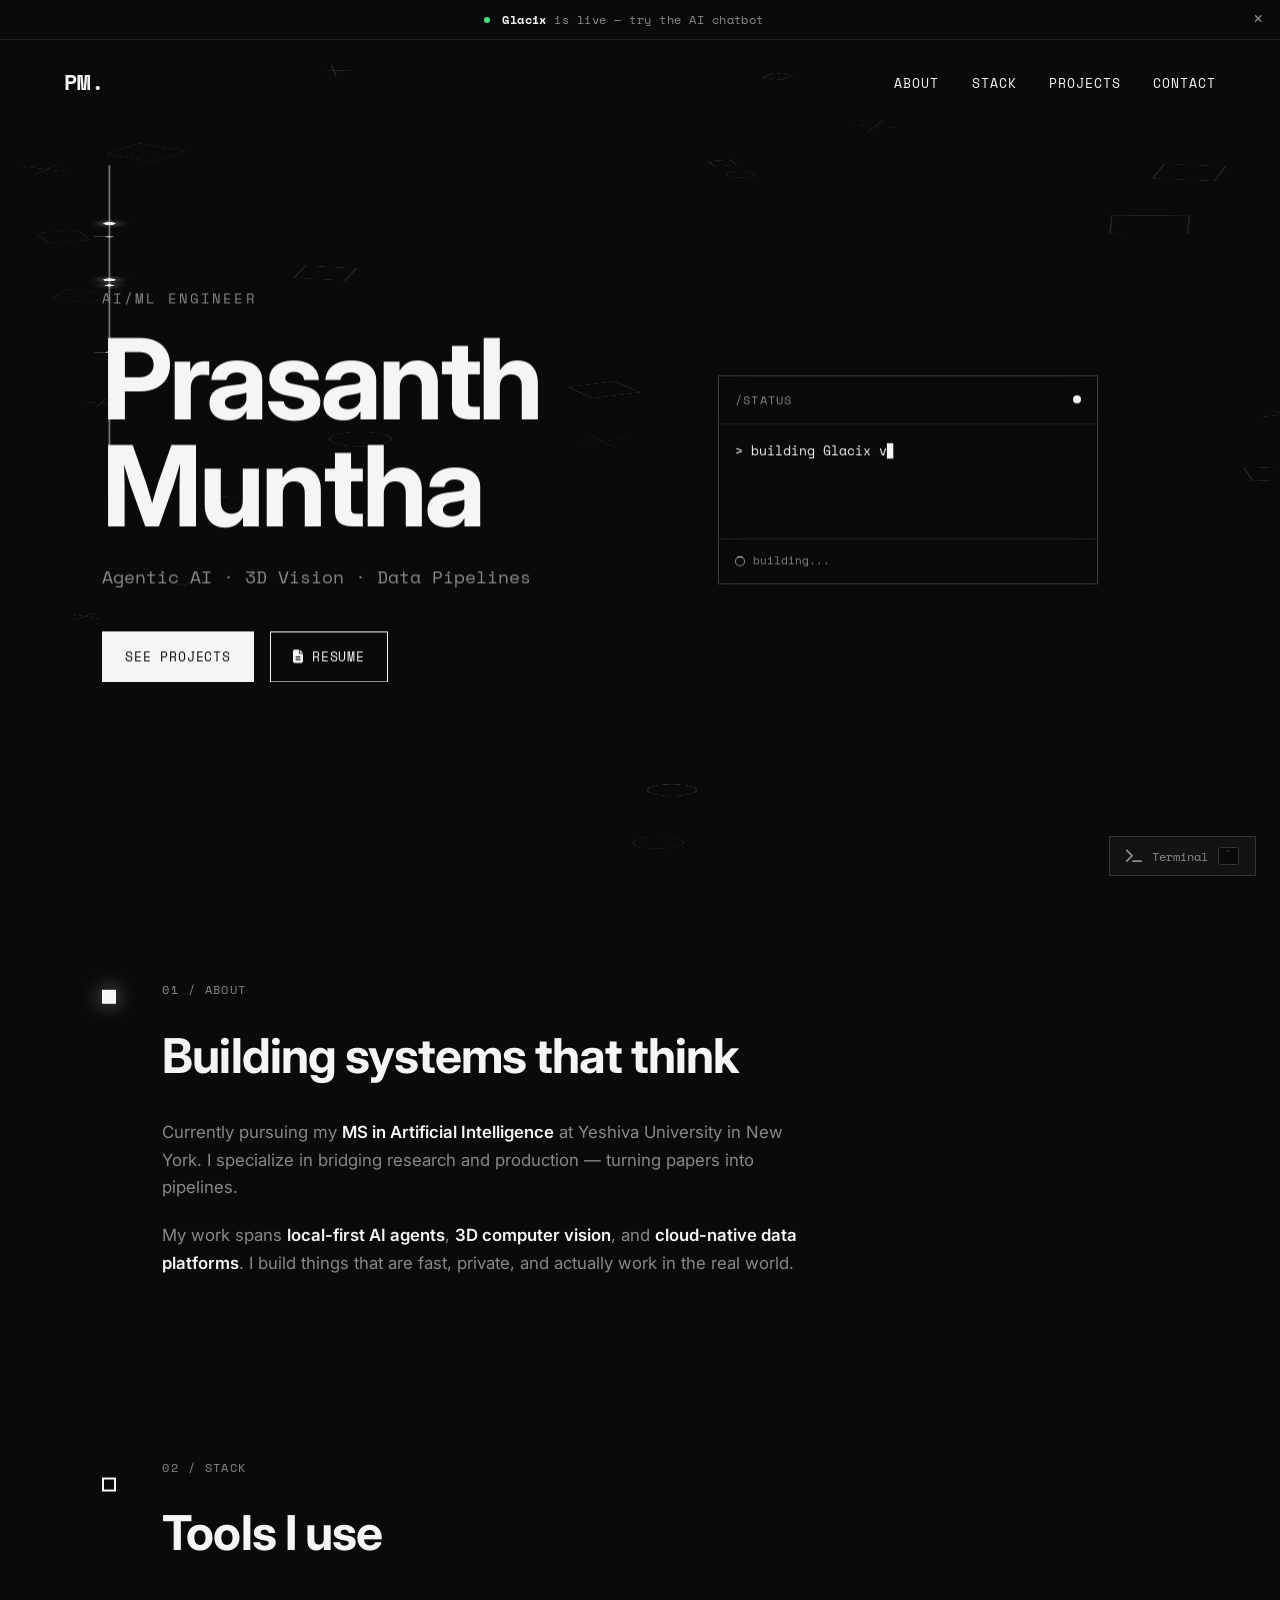
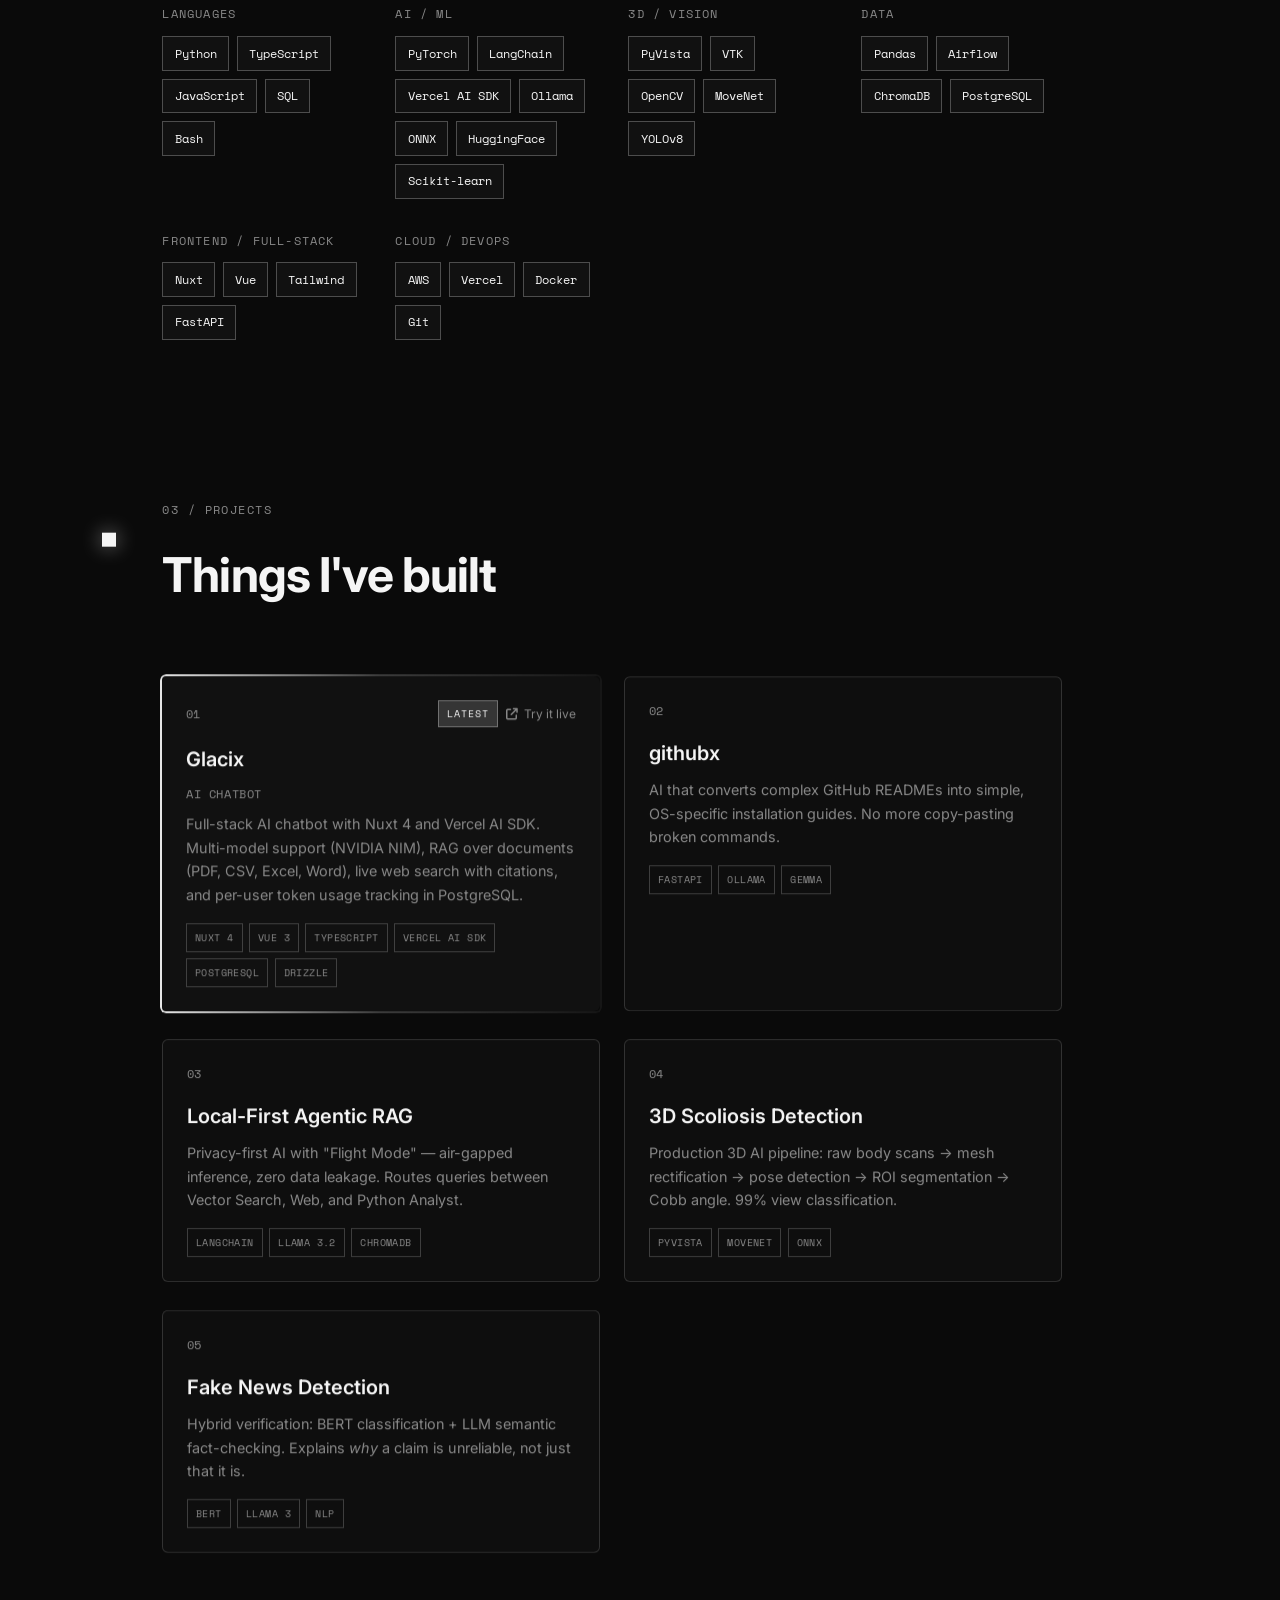
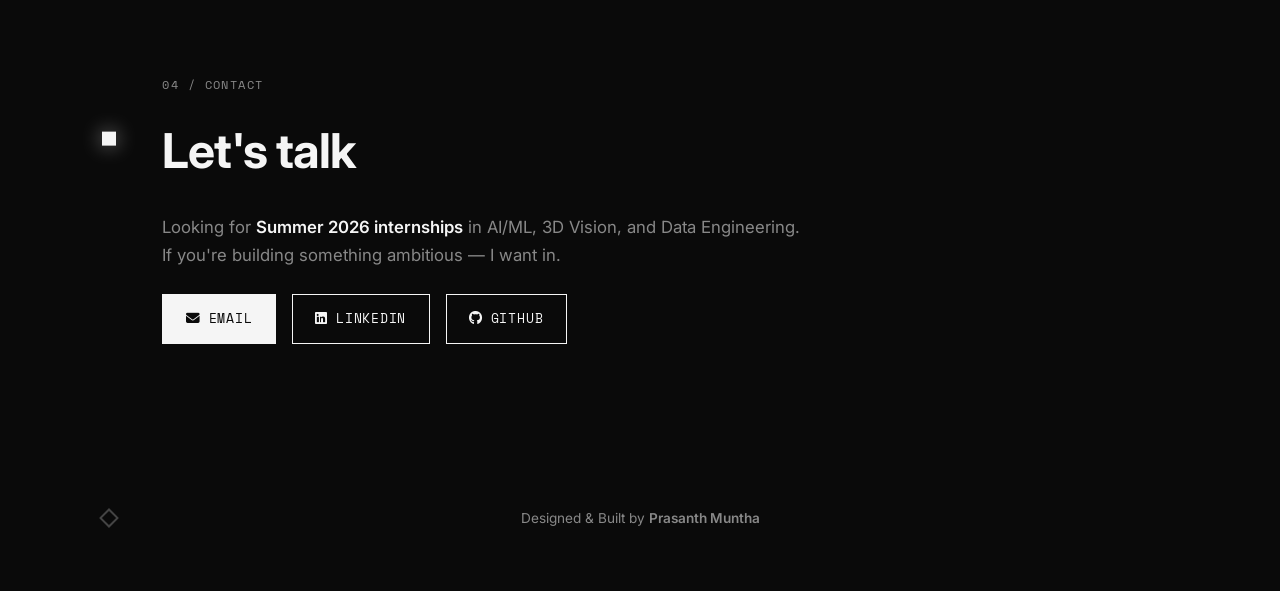
<file: index.html>
<!DOCTYPE html>
<html lang="en">
<head>
    <meta charset="UTF-8">
    <meta name="viewport" content="width=device-width, initial-scale=1.0">
    <title>Prasanth Muntha | AI/ML Engineer</title>
    <meta name="description" content="AI/ML Engineer building Agentic AI, 3D Vision Pipelines, and Scalable Data Systems.">
    <link rel="icon" type="image/svg+xml" href="favicon.svg">
    <link rel="apple-touch-icon" href="favicon.svg">
    
    <link rel="preconnect" href="https://fonts.googleapis.com">
    <link rel="preconnect" href="https://fonts.gstatic.com" crossorigin>
    <link href="https://fonts.googleapis.com/css2?family=Space+Mono:wght@400;700&family=Inter:wght@300;400;500;600;700&family=Libre+Baskerville:ital,wght@0,400;0,700;1,400&display=swap" rel="stylesheet">
    <link rel="stylesheet" href="https://cdnjs.cloudflare.com/ajax/libs/font-awesome/6.4.0/css/all.min.css">
    <link rel="stylesheet" href="style.css">
</head>
<body>
    <!-- Top announcement: Glacix live (shows every visit) -->
    <div id="glacix-bar" class="glacix-bar glacix-bar-v2">
        <span class="glacix-bar-dot"></span>
        <a href="https://glacix.prasanthdev.com" target="_blank" rel="noopener" class="glacix-bar-link">
            <strong>Glacix</strong> is live — try the AI chatbot
        </a>
        <button type="button" id="glacix-bar-close" class="glacix-bar-close" aria-label="Dismiss">
            <i class="fas fa-times"></i>
        </button>
    </div>

    <!-- Loading Screen -->
    <div id="loader" class="loader">
        <div class="loader-content">
            <div class="loader-logo">PM<span class="loader-dot">.</span></div>
            <div class="loader-terminal">
                <div class="loader-line" id="load-1"></div>
                <div class="loader-line" id="load-2"></div>
                <div class="loader-line" id="load-3"></div>
                <div class="loader-line" id="load-4"></div>
            </div>
            <div class="loader-bar">
                <div class="loader-progress"></div>
            </div>
        </div>
    </div>

    <!-- Scroll Progress Indicator -->
    <div id="scroll-progress" class="scroll-progress"></div>

    <!-- Custom Cursor -->
    <div id="cursor" class="custom-cursor"></div>
    <div id="cursor-trail" class="cursor-trail"></div>

    <!-- Circuit Line Canvas -->
    <canvas id="circuit-canvas" aria-hidden="true"></canvas>

    <!-- Terminal Mode -->
    <div id="terminal-overlay" class="terminal-overlay" aria-hidden="true">
        <div class="terminal-window">
            <div class="terminal-header">
                <div class="terminal-buttons">
                    <span class="term-btn close"></span>
                    <span class="term-btn minimize"></span>
                    <span class="term-btn maximize"></span>
                </div>
                <span class="terminal-title">visitor@prasanth.dev</span>
                <span class="terminal-hint">ESC to close</span>
            </div>
            <div class="terminal-body" id="terminal-body">
                <div class="terminal-output" id="terminal-output"></div>
                <div class="terminal-input-line">
                    <span class="terminal-prompt">visitor@prasanth.dev ~ $</span>
                    <input type="text" id="terminal-input" class="terminal-input" autocomplete="off" spellcheck="false" autofocus>
                </div>
            </div>
        </div>
    </div>

    <!-- Resume Modal -->
    <div id="resume-modal" class="modal" aria-hidden="true">
        <div class="modal-backdrop"></div>
        <div class="modal-container">
            <div class="modal-header">
                <div class="modal-title">
                    <i class="fas fa-file-pdf"></i>
                    <span>resumee.pdf</span>
                </div>
                <div class="modal-actions">
                    <a href="resumee.pdf" download class="modal-btn">
                        <i class="fas fa-download"></i> Download
                    </a>
                    <a href="resumee.pdf" target="_blank" class="modal-btn outline">
                        <i class="fas fa-external-link-alt"></i> Open
                    </a>
                    <button id="close-modal" class="modal-btn ghost">
                        <i class="fas fa-times"></i>
                    </button>
                </div>
            </div>
            <div class="modal-body">
                <!-- Compile Animation Overlay -->
                <div class="compile-overlay" id="compile-overlay">
                    <div class="compile-terminal">
                        <div class="terminal-line" id="term-1"></div>
                        <div class="terminal-line" id="term-2"></div>
                        <div class="terminal-line" id="term-3"></div>
                        <div class="terminal-line" id="term-4"></div>
                        <div class="terminal-line active" id="term-5"></div>
                    </div>
                </div>
                <!-- PDF Viewer -->
                <iframe src="resumee.pdf" id="pdf-viewer" title="Resume PDF"></iframe>
            </div>
        </div>
    </div>

    <!-- Glacix Try-it Popup -->
    <div id="glacix-popup" class="glacix-popup" aria-hidden="true">
        <div class="glacix-popup-backdrop"></div>
        <div class="glacix-popup-card">
            <button type="button" id="glacix-popup-close" class="glacix-popup-close" aria-label="Close">
                <i class="fas fa-times"></i>
            </button>
            <div class="glacix-popup-glow"></div>
            <div class="glacix-popup-content">
                <span class="glacix-popup-badge">Latest</span>
                <h3 class="glacix-popup-title">Glacix</h3>
                <p class="glacix-popup-desc">Full-stack AI chatbot — multi-model, RAG, web search & citations. Try it live.</p>
                <a href="https://glacix.prasanthdev.com" target="_blank" rel="noopener" class="btn glacix-popup-cta">
                    <i class="fas fa-arrow-up-right-from-square"></i> Try Glacix
                </a>
                <button type="button" class="glacix-popup-dismiss">Maybe later</button>
            </div>
        </div>
    </div>

    <!-- Back to top -->
    <a href="#home" id="back-to-top" class="back-to-top" aria-label="Back to top">
        <i class="fas fa-chevron-up"></i>
    </a>

    <!-- Navigation -->
    <nav>
        <a href="#home" class="logo">PM<span class="dot">.</span></a>
        <ul class="nav-links">
            <li><a href="#about">About</a></li>
            <li><a href="#stack">Stack</a></li>
            <li><a href="#projects">Projects</a></li>
            <li><a href="#contact">Contact</a></li>
        </ul>
    </nav>

    <!-- Hero Section -->
    <header id="home">
        <div class="hero-left">
            <p class="label">AI/ML Engineer</p>
            <h1>Prasanth<br/>Muntha</h1>
            <p class="tagline">
                Agentic AI · 3D Vision · Data Pipelines
            </p>
            <div class="hero-cta">
                <a href="#projects" class="btn">See Projects</a>
                <button id="open-resume" class="btn outline">
                    <i class="fas fa-file-alt"></i> Resume
                </button>
            </div>
        </div>

        <div class="hero-right">
            <div class="status-panel">
                <div class="panel-header">
                    <span class="mono">/status</span>
                    <span class="blink-dot"></span>
                </div>
                <div class="panel-content">
                    <div class="typing-line" id="typing-1"></div>
                    <div class="typing-line" id="typing-2"></div>
                    <div class="typing-line" id="typing-3"></div>
                </div>
                <div class="panel-footer">
                    <span class="in-works">
                        <span class="spinner"></span>
                        <span>building...</span>
                    </span>
                </div>
            </div>
        </div>
    </header>

    <main>
        <!-- About -->
        <section id="about">
            <div class="section-node" data-node="about"></div>
            <div class="section-content">
                <span class="section-label">01 / About</span>
                <h2>Building systems that think</h2>
                <p>
                    Currently pursuing my <strong>MS in Artificial Intelligence</strong> at Yeshiva University in New York.
                    I specialize in bridging research and production — turning papers into pipelines.
                </p>
                <p>
                    My work spans <strong>local-first AI agents</strong>, <strong>3D computer vision</strong>, and <strong>cloud-native data platforms</strong>.
                    I build things that are fast, private, and actually work in the real world.
                </p>
            </div>
        </section>

        <!-- Tech Stack -->
        <section id="stack">
            <div class="section-node" data-node="stack"></div>
            <div class="section-content">
                <span class="section-label">02 / Stack</span>
                <h2>Tools I use</h2>
                
                <div class="stack-grid">
                    <div class="stack-category">
                        <h4>Languages</h4>
                        <div class="stack-items">
                            <span>Python</span>
                            <span>TypeScript</span>
                            <span>JavaScript</span>
                            <span>SQL</span>
                            <span>Bash</span>
                        </div>
                    </div>
                    
                    <div class="stack-category">
                        <h4>AI / ML</h4>
                        <div class="stack-items">
                            <span>PyTorch</span>
                            <span>LangChain</span>
                            <span>Vercel AI SDK</span>
                            <span>Ollama</span>
                            <span>ONNX</span>
                            <span>HuggingFace</span>
                            <span>Scikit-learn</span>
                        </div>
                    </div>
                    
                    <div class="stack-category">
                        <h4>3D / Vision</h4>
                        <div class="stack-items">
                            <span>PyVista</span>
                            <span>VTK</span>
                            <span>OpenCV</span>
                            <span>MoveNet</span>
                            <span>YOLOv8</span>
                        </div>
                    </div>
                    
                    <div class="stack-category">
                        <h4>Data</h4>
                        <div class="stack-items">
                            <span>Pandas</span>
                            <span>Airflow</span>
                            <span>ChromaDB</span>
                            <span>PostgreSQL</span>
                        </div>
                    </div>
                    
                    <div class="stack-category">
                        <h4>Frontend / Full-stack</h4>
                        <div class="stack-items">
                            <span>Nuxt</span>
                            <span>Vue</span>
                            <span>Tailwind</span>
                            <span>FastAPI</span>
                        </div>
                    </div>
                    
                    <div class="stack-category">
                        <h4>Cloud / DevOps</h4>
                        <div class="stack-items">
                            <span>AWS</span>
                            <span>Vercel</span>
                            <span>Docker</span>
                            <span>Git</span>
                        </div>
                    </div>
                </div>
            </div>
        </section>

        <!-- Projects -->
        <section id="projects">
            <div class="section-node" data-node="projects"></div>
            <div class="section-content">
                <span class="section-label">03 / Projects</span>
                <h2>Things I've built</h2>

                <div class="projects-grid">
                    <article class="project-card project-card-featured">
                        <a href="https://glacix.prasanthdev.com" target="_blank" rel="noopener" class="project-card-link" aria-label="Try Glacix (live app)">
                            <div class="project-header">
                                <span class="project-num">01</span>
                                <span class="project-badge">Latest</span>
                                <span class="project-link">
                                    <i class="fas fa-arrow-up-right-from-square"></i> Try it live
                                </span>
                            </div>
                            <h3>Glacix</h3>
                            <p class="project-sub">AI Chatbot</p>
                            <p class="project-desc">Full-stack AI chatbot with Nuxt 4 and Vercel AI SDK. Multi-model support (NVIDIA NIM), RAG over documents (PDF, CSV, Excel, Word), live web search with citations, and per-user token usage tracking in PostgreSQL.</p>
                            <div class="project-stack">
                                <span>Nuxt 4</span>
                                <span>Vue 3</span>
                                <span>TypeScript</span>
                                <span>Vercel AI SDK</span>
                                <span>PostgreSQL</span>
                                <span>Drizzle</span>
                            </div>
                        </a>
                    </article>

                    <article class="project-card">
                        <div class="project-header">
                            <span class="project-num">02</span>
                        </div>
                        <h3>githubx</h3>
                        <p class="project-desc">AI that converts complex GitHub READMEs into simple, OS-specific installation guides. No more copy-pasting broken commands.</p>
                        <div class="project-stack">
                            <span>FastAPI</span>
                            <span>Ollama</span>
                            <span>Gemma</span>
                        </div>
                    </article>

                    <article class="project-card">
                        <div class="project-header">
                            <span class="project-num">03</span>
                        </div>
                        <h3>Local-First Agentic RAG</h3>
                        <p class="project-desc">Privacy-first AI with "Flight Mode" — air-gapped inference, zero data leakage. Routes queries between Vector Search, Web, and Python Analyst.</p>
                        <div class="project-stack">
                            <span>LangChain</span>
                            <span>Llama 3.2</span>
                            <span>ChromaDB</span>
                        </div>
                    </article>

                    <article class="project-card">
                        <div class="project-header">
                            <span class="project-num">04</span>
                        </div>
                        <h3>3D Scoliosis Detection</h3>
                        <p class="project-desc">Production 3D AI pipeline: raw body scans → mesh rectification → pose detection → ROI segmentation → Cobb angle. 99% view classification.</p>
                        <div class="project-stack">
                            <span>PyVista</span>
                            <span>MoveNet</span>
                            <span>ONNX</span>
                        </div>
                    </article>

                    <article class="project-card">
                        <div class="project-header">
                            <span class="project-num">05</span>
                        </div>
                        <h3>Fake News Detection</h3>
                        <p class="project-desc">Hybrid verification: BERT classification + LLM semantic fact-checking. Explains <em>why</em> a claim is unreliable, not just that it is.</p>
                        <div class="project-stack">
                            <span>BERT</span>
                            <span>Llama 3</span>
                            <span>NLP</span>
                        </div>
                    </article>
                </div>
            </div>
        </section>

        <!-- Contact -->
        <section id="contact">
            <div class="section-node" data-node="contact"></div>
            <div class="section-content">
                <span class="section-label">04 / Contact</span>
                <h2>Let's talk</h2>
                <p>
                    Looking for <strong>Summer 2026 internships</strong> in AI/ML, 3D Vision, and Data Engineering.
                    If you're building something ambitious — I want in.
                </p>
                <div class="contact-links">
                    <a href="mailto:pmuntha@mail.yu.edu" class="btn">
                        <i class="fas fa-envelope"></i> Email
                    </a>
                    <a href="https://linkedin.com/in/prasanth-muntha-30b96623b/" target="_blank" class="btn outline">
                        <i class="fab fa-linkedin"></i> LinkedIn
                    </a>
                    <a href="https://github.com/prsanthx" target="_blank" class="btn outline">
                        <i class="fab fa-github"></i> GitHub
                    </a>
                </div>
            </div>
        </section>
    </main>

    <footer>
        <div class="footer-node" data-node="end"></div>
        <p>Designed & Built by <strong>Prasanth Muntha</strong></p>
    </footer>

    <script src="script.js"></script>
</body>
</html>
</file>
<file: style.css>
/* =========================================================
   Prasanth Muntha — Portfolio
   Black & White • Circuit Line • Geometric Motion
   ========================================================= */

:root {
  --black: #0a0a0a;
  --white: #f5f5f5;
  --gray: #888;
  --gray-dim: #444;
  --node-size: 14px;
}

/* ===== Reset ===== */
*, *::before, *::after {
  box-sizing: border-box;
}

html {
  scroll-behavior: smooth;
}

/* =========================================================
   TOP ANNOUNCEMENT BAR (Glacix)
   ========================================================= */

.glacix-bar {
  position: fixed;
  top: 0;
  left: 0;
  right: 0;
  height: 40px;
  background: var(--black);
  border-bottom: 1px solid rgba(255, 255, 255, 0.08);
  display: flex;
  align-items: center;
  justify-content: center;
  gap: 0.75rem;
  padding: 0 3rem 0 1rem;
  z-index: 99;
  font-family: 'Space Mono', monospace;
  font-size: 0.75rem;
  letter-spacing: 0.04em;
  transition: transform 0.3s ease, opacity 0.3s ease;
}

.glacix-bar.hidden {
  transform: translateY(-100%);
  opacity: 0;
  pointer-events: none;
}

/* V2: single link, live dot */
.glacix-bar-v2 .glacix-bar-dot {
  width: 6px;
  height: 6px;
  border-radius: 50%;
  background: #4ade80;
  flex-shrink: 0;
  animation: glacix-pulse 1.5s ease-in-out infinite;
}

@keyframes glacix-pulse {
  0%, 100% { opacity: 1; box-shadow: 0 0 0 0 rgba(74, 222, 128, 0.4); }
  50% { opacity: 0.8; }
  70% { box-shadow: 0 0 0 6px rgba(74, 222, 128, 0); }
}

.glacix-bar-link {
  color: var(--gray);
  text-decoration: none;
  transition: color 0.2s ease;
}

.glacix-bar-link:hover {
  color: var(--white);
}

.glacix-bar-link strong {
  color: var(--white);
  font-weight: 600;
}

.glacix-bar-close {
  position: absolute;
  right: 0.75rem;
  background: none;
  border: none;
  color: var(--gray);
  cursor: pointer;
  padding: 0.35rem;
  font-size: 0.7rem;
  transition: color 0.2s ease;
}

.glacix-bar-close:hover {
  color: var(--white);
}

/* When bar is visible, push nav down */
body:not(.glacix-bar-dismissed) nav {
  top: 40px;
}

body:not(.glacix-bar-dismissed) header {
  padding-top: calc(6rem + 40px);
}

body.glacix-bar-dismissed .glacix-bar {
  display: none;
}

/* =========================================================
   GLACIX POPUP
   ========================================================= */

.glacix-popup {
  position: fixed;
  inset: 0;
  z-index: 99998;
  display: flex;
  align-items: center;
  justify-content: center;
  padding: 1.5rem;
  opacity: 0;
  visibility: hidden;
  transition: opacity 0.35s ease, visibility 0.35s ease;
}

.glacix-popup.active {
  opacity: 1;
  visibility: visible;
}

.glacix-popup-backdrop {
  position: absolute;
  inset: 0;
  background: rgba(0, 0, 0, 0.85);
  backdrop-filter: blur(6px);
}

.glacix-popup-card {
  position: relative;
  width: 100%;
  max-width: 420px;
  background: #0d0d0d;
  border: 1px solid rgba(255, 255, 255, 0.2);
  border-radius: 12px;
  padding: 2rem;
  transform: scale(0.9) translateY(20px);
  transition: transform 0.35s cubic-bezier(0.2, 0.9, 0.3, 1);
  box-shadow: 0 25px 60px rgba(0, 0, 0, 0.5);
}

.glacix-popup.active .glacix-popup-card {
  transform: scale(1) translateY(0);
}

.glacix-popup-glow {
  position: absolute;
  inset: -2px;
  border-radius: 14px;
  background: linear-gradient(
    90deg,
    rgba(255, 255, 255, 0.4) 0%,
    rgba(255, 255, 255, 0.1) 50%,
    rgba(255, 255, 255, 0.4) 100%
  );
  background-size: 200% 100%;
  animation: borderFlow 5s linear infinite;
  -webkit-mask: linear-gradient(#fff 0 0) content-box, linear-gradient(#fff 0 0);
  mask: linear-gradient(#fff 0 0) content-box, linear-gradient(#fff 0 0);
  -webkit-mask-composite: xor;
  mask-composite: exclude;
  padding: 2px;
  pointer-events: none;
}

.glacix-popup-close {
  position: absolute;
  top: 1rem;
  right: 1rem;
  width: 36px;
  height: 36px;
  display: flex;
  align-items: center;
  justify-content: center;
  background: transparent;
  border: none;
  color: var(--gray);
  cursor: pointer;
  border-radius: 6px;
  transition: color 0.2s ease, background 0.2s ease;
  z-index: 2;
}

.glacix-popup-close:hover {
  color: var(--white);
  background: rgba(255, 255, 255, 0.1);
}

.glacix-popup-content {
  position: relative;
  z-index: 1;
}

.glacix-popup-badge {
  display: inline-block;
  font-family: 'Space Mono', monospace;
  font-size: 0.65rem;
  text-transform: uppercase;
  letter-spacing: 0.12em;
  padding: 0.3rem 0.6rem;
  background: rgba(255, 255, 255, 0.12);
  border: 1px solid rgba(255, 255, 255, 0.25);
  margin-bottom: 1rem;
}

.glacix-popup-title {
  font-size: 1.75rem;
  font-weight: 700;
  margin: 0 0 0.75rem;
  letter-spacing: -0.02em;
}

.glacix-popup-desc {
  font-size: 0.95rem;
  color: var(--gray);
  line-height: 1.5;
  margin: 0 0 1.5rem;
}

.glacix-popup-cta {
  display: inline-flex;
  align-items: center;
  gap: 0.5rem;
  width: 100%;
  justify-content: center;
  margin-bottom: 0.75rem;
}

.glacix-popup-dismiss {
  display: block;
  width: 100%;
  background: none;
  border: none;
  color: var(--gray);
  font-family: 'Space Mono', monospace;
  font-size: 0.75rem;
  cursor: pointer;
  padding: 0.5rem;
  transition: color 0.2s ease;
}

.glacix-popup-dismiss:hover {
  color: var(--white);
}

/* =========================================================
   LOADING SCREEN
   ========================================================= */

.loader {
  position: fixed;
  inset: 0;
  z-index: 99999;
  background: var(--black);
  display: flex;
  align-items: center;
  justify-content: center;
  transition: opacity 0.5s ease, visibility 0.5s ease;
}

.loader.hidden {
  opacity: 0;
  visibility: hidden;
}

.loader-content {
  text-align: center;
  width: 90%;
  max-width: 400px;
}

.loader-logo {
  font-family: 'Space Mono', monospace;
  font-size: 4rem;
  font-weight: 700;
  margin-bottom: 2rem;
  letter-spacing: 0.02em;
}

.loader-dot {
  display: inline-block;
  animation: loaderPulse 0.8s ease-in-out infinite;
}

@keyframes loaderPulse {
  0%, 100% { opacity: 1; }
  50% { opacity: 0.2; }
}

.loader-terminal {
  font-family: 'Space Mono', monospace;
  font-size: 0.8rem;
  text-align: left;
  margin-bottom: 2rem;
  min-height: 100px;
}

.loader-line {
  color: #4ade80;
  margin-bottom: 0.4rem;
  opacity: 0;
  transform: translateX(-10px);
  transition: opacity 0.3s ease, transform 0.3s ease;
}

.loader-line.show {
  opacity: 1;
  transform: translateX(0);
}

.loader-line.dim {
  color: var(--gray);
}

.loader-bar {
  width: 100%;
  height: 2px;
  background: rgba(255, 255, 255, 0.1);
  overflow: hidden;
}

.loader-progress {
  height: 100%;
  width: 0%;
  background: var(--white);
  transition: width 0.3s ease;
}

/* =========================================================
   SCROLL PROGRESS INDICATOR
   ========================================================= */

.scroll-progress {
  position: fixed;
  top: 0;
  left: 0;
  height: 2px;
  width: 0%;
  background: linear-gradient(90deg, var(--white) 0%, rgba(255,255,255,0.5) 100%);
  z-index: 9999;
  transition: width 0.1s ease-out;
  box-shadow: 0 0 10px rgba(255, 255, 255, 0.5);
}

/* =========================================================
   CUSTOM CURSOR
   ========================================================= */

.custom-cursor {
  position: fixed;
  width: 8px;
  height: 8px;
  background: var(--white);
  border-radius: 50%;
  pointer-events: none;
  z-index: 99998;
  transform: translate(-50%, -50%);
  transition: transform 0.1s ease, width 0.2s ease, height 0.2s ease, background 0.2s ease;
  mix-blend-mode: difference;
}

.custom-cursor.hover {
  width: 40px;
  height: 40px;
  background: rgba(255, 255, 255, 0.1);
  border: 1px solid var(--white);
}

.custom-cursor.clicking {
  transform: translate(-50%, -50%) scale(0.8);
}

.custom-cursor.hidden {
  opacity: 0;
}

.cursor-trail {
  position: fixed;
  width: 30px;
  height: 30px;
  border: 1px solid rgba(255, 255, 255, 0.3);
  border-radius: 50%;
  pointer-events: none;
  z-index: 99997;
  transform: translate(-50%, -50%);
  transition: transform 0.15s ease-out, width 0.3s ease, height 0.3s ease, border-color 0.2s ease;
}

.cursor-trail.hover {
  width: 50px;
  height: 50px;
  border-color: rgba(255, 255, 255, 0.5);
}

.cursor-trail.hidden {
  opacity: 0;
}

/* Hide custom cursor on touch devices */
@media (hover: none) and (pointer: coarse) {
  .custom-cursor,
  .cursor-trail {
    display: none;
  }
}

/* Custom cursor shelved: show default pointer (cursor: none removed) */
@media (hover: hover) and (pointer: fine) {
  .custom-cursor,
  .cursor-trail {
    display: none;
  }
}

body {
  margin: 0;
  font-family: 'Inter', -apple-system, BlinkMacSystemFont, sans-serif;
  background: var(--black);
  color: var(--white);
  line-height: 1.65;
  overflow-x: hidden;
}

a {
  color: inherit;
  text-decoration: none;
}

.mono {
  font-family: 'Space Mono', monospace;
}

strong {
  font-weight: 600;
}

/* ===== Circuit Canvas ===== */
#circuit-canvas {
  position: fixed;
  inset: 0;
  z-index: 0;
  width: 100%;
  height: 100%;
  pointer-events: none;
}

/* ===== Navigation ===== */
nav {
  position: fixed;
  top: 0;
  left: 0;
  right: 0;
  z-index: 100;
  display: flex;
  justify-content: space-between;
  align-items: center;
  padding: 1.5rem 5%;
  background: transparent;
  transition: background 0.3s ease, backdrop-filter 0.3s ease;
}

nav.scrolled {
  background: rgba(10, 10, 10, 0.95);
  backdrop-filter: blur(10px);
}

.logo {
  font-family: 'Space Mono', monospace;
  font-size: 1.4rem;
  font-weight: 700;
  letter-spacing: 0.02em;
  position: relative;
  z-index: 10;
}

.dot {
  display: inline-block;
  animation: pulse 1.5s ease-in-out infinite;
}

@keyframes pulse {
  0%, 100% { opacity: 1; }
  50% { opacity: 0.3; }
}

.nav-links {
  list-style: none;
  display: flex;
  gap: 2rem;
  margin: 0;
  padding: 0;
  align-items: center;
}

.nav-links a {
  font-family: 'Space Mono', monospace;
  font-size: 0.8rem;
  text-transform: uppercase;
  letter-spacing: 0.08em;
  transition: opacity 0.2s ease;
  position: relative;
  z-index: 10;
}

.nav-links a:hover {
  opacity: 0.6;
}

/* Back to top */
.back-to-top {
  position: fixed;
  bottom: 5rem;
  right: 1.5rem;
  width: 48px;
  height: 48px;
  display: flex;
  align-items: center;
  justify-content: center;
  background: rgba(255, 255, 255, 0.1);
  border: 1px solid rgba(255, 255, 255, 0.25);
  color: var(--white);
  border-radius: 50%;
  z-index: 50;
  opacity: 0;
  visibility: hidden;
  transform: translateY(10px);
  transition: all 0.3s ease;
}

.back-to-top.visible {
  opacity: 1;
  visibility: visible;
  transform: translateY(0);
}

.back-to-top:hover {
  background: var(--white);
  color: var(--black);
  border-color: var(--white);
}

.back-to-top i {
  font-size: 1rem;
}

/* ===== Hero ===== */
header {
  min-height: 100vh;
  display: grid;
  grid-template-columns: 1.2fr 1fr;
  align-items: center;
  padding: 6rem 8% 4rem;
  gap: 4rem;
  position: relative;
  z-index: 1;
}

.hero-left {
  max-width: 600px;
}

.label {
  font-family: 'Space Mono', monospace;
  font-size: 0.85rem;
  text-transform: uppercase;
  letter-spacing: 0.15em;
  color: var(--gray);
  margin: 0 0 1rem;
}

h1 {
  font-size: clamp(3.5rem, 10vw, 7rem);
  font-weight: 700;
  line-height: 0.95;
  margin: 0 0 1.5rem;
  letter-spacing: -0.03em;
}

.tagline {
  font-size: 1.1rem;
  color: var(--gray);
  margin: 0 0 2.5rem;
  font-family: 'Space Mono', monospace;
}

.hero-cta {
  display: flex;
  gap: 1rem;
  flex-wrap: wrap;
}

/* ===== Buttons ===== */
.btn {
  font-family: 'Space Mono', monospace;
  font-size: 0.8rem;
  text-transform: uppercase;
  letter-spacing: 0.06em;
  padding: 0.85rem 1.4rem;
  border: 1px solid var(--white);
  background: var(--white);
  color: var(--black);
  cursor: pointer;
  transition: all 0.2s ease;
  display: inline-flex;
  align-items: center;
  gap: 0.5rem;
}

.btn:hover {
  background: transparent;
  color: var(--white);
}

.btn.outline {
  background: transparent;
  color: var(--white);
}

.btn.outline:hover {
  background: var(--white);
  color: var(--black);
}

.btn i {
  font-size: 0.85rem;
}

/* ===== Status Panel ===== */
.status-panel {
  border: 1px solid rgba(255, 255, 255, 0.2);
  background: rgba(10, 10, 10, 0.7);
  backdrop-filter: blur(12px);
  -webkit-backdrop-filter: blur(12px);
  max-width: 380px;
  font-family: 'Space Mono', monospace;
}

.panel-header {
  display: flex;
  justify-content: space-between;
  align-items: center;
  padding: 0.85rem 1rem;
  border-bottom: 1px solid rgba(255, 255, 255, 0.1);
  font-size: 0.75rem;
  text-transform: uppercase;
  letter-spacing: 0.1em;
  color: var(--gray);
}

.blink-dot {
  width: 8px;
  height: 8px;
  border-radius: 50%;
  background: var(--white);
  animation: blink 1.2s ease-in-out infinite;
}

@keyframes blink {
  0%, 100% { opacity: 1; }
  50% { opacity: 0.2; }
}

.panel-content {
  padding: 1rem;
  min-height: 90px;
}

.typing-line {
  font-size: 0.8rem;
  color: var(--white);
  margin-bottom: 0.4rem;
  min-height: 1.2em;
}

.typing-line::after {
  content: '▋';
  animation: cursorBlink 0.7s step-end infinite;
  opacity: 0;
}

.typing-line.typing::after {
  opacity: 1;
}

@keyframes cursorBlink {
  0%, 100% { opacity: 1; }
  50% { opacity: 0; }
}

.panel-footer {
  padding: 0.75rem 1rem;
  border-top: 1px solid rgba(255, 255, 255, 0.1);
  font-size: 0.7rem;
  color: var(--gray);
}

.in-works {
  display: inline-flex;
  align-items: center;
  gap: 0.5rem;
}

.spinner {
  width: 10px;
  height: 10px;
  border: 1.5px solid var(--gray);
  border-top-color: var(--white);
  border-radius: 50%;
  animation: spin 0.8s linear infinite;
}

@keyframes spin {
  to { transform: rotate(360deg); }
}

/* ===== Sections ===== */
section {
  position: relative;
  z-index: 1;
  padding: 5rem 8%;
  padding-left: calc(8% + 60px);
  min-height: 50vh;
}

.section-node {
  position: absolute;
  left: 8%;
  top: 5rem;
  width: var(--node-size);
  height: var(--node-size);
  border: 2px solid var(--white);
  background: var(--black);
  transform: rotate(45deg);
  z-index: 5;
  transition: background 0.3s ease, box-shadow 0.3s ease;
}

.section-node.active {
  background: var(--white);
  box-shadow: 0 0 20px rgba(255, 255, 255, 0.5);
}

.section-content {
  max-width: 900px;
}

.section-label {
  font-family: 'Space Mono', monospace;
  font-size: 0.75rem;
  text-transform: uppercase;
  letter-spacing: 0.12em;
  color: var(--gray);
  display: block;
  margin-bottom: 1rem;
}

h2 {
  font-size: clamp(2rem, 5vw, 3rem);
  font-weight: 700;
  margin: 0 0 1.5rem;
  letter-spacing: -0.02em;
}

section p {
  color: var(--gray);
  font-size: 1.05rem;
  margin: 0 0 1.25rem;
  max-width: 650px;
}

section p strong {
  color: var(--white);
}

/* ===== Tech Stack ===== */
.stack-grid {
  display: grid;
  grid-template-columns: repeat(auto-fit, minmax(180px, 1fr));
  gap: 2rem;
  margin-top: 2rem;
}

.stack-category h4 {
  font-family: 'Space Mono', monospace;
  font-size: 0.75rem;
  text-transform: uppercase;
  letter-spacing: 0.1em;
  color: var(--gray);
  margin: 0 0 0.75rem;
  font-weight: 400;
}

.stack-items {
  display: flex;
  flex-wrap: wrap;
  gap: 0.5rem;
}

.stack-items span {
  font-family: 'Space Mono', monospace;
  font-size: 0.75rem;
  padding: 0.4rem 0.7rem;
  border: 1px solid rgba(255, 255, 255, 0.25);
  background: rgba(255, 255, 255, 0.03);
  transition: all 0.2s ease;
}

.stack-items span:hover {
  border-color: var(--white);
  background: rgba(255, 255, 255, 0.08);
}

/* ===== Projects Grid ===== */
.projects-grid {
  display: grid;
  grid-template-columns: repeat(2, 1fr);
  gap: 1.5rem;
  margin-top: 2rem;
}

.project-card {
  border: 1px solid rgba(255, 255, 255, 0.15);
  border-radius: 6px;
  padding: 1.5rem;
  background: rgba(255, 255, 255, 0.02);
  transition: all 0.3s ease;
}

.project-card:hover {
  border-color: rgba(255, 255, 255, 0.4);
  background: rgba(255, 255, 255, 0.05);
  transform: translateY(-2px);
}

/* Featured project – Glacix (animated border / premium) */
.project-card-featured {
  position: relative;
  border: none;
  border-radius: 6px;
  background: rgba(255, 255, 255, 0.03);
  overflow: visible;
}

.project-card-featured::before {
  content: '';
  position: absolute;
  inset: -2px;
  border-radius: inherit;
  padding: 2px;
  background: linear-gradient(
    90deg,
    rgba(255, 255, 255, 0.9) 0%,
    rgba(255, 255, 255, 0.2) 25%,
    rgba(255, 255, 255, 0.05) 50%,
    rgba(255, 255, 255, 0.2) 75%,
    rgba(255, 255, 255, 0.9) 100%
  );
  background-size: 200% 100%;
  -webkit-mask: linear-gradient(#fff 0 0) content-box, linear-gradient(#fff 0 0);
  mask: linear-gradient(#fff 0 0) content-box, linear-gradient(#fff 0 0);
  -webkit-mask-composite: xor;
  mask-composite: exclude;
  animation: borderFlow 4s linear infinite;
  pointer-events: none;
}

.project-card-featured::after {
  content: '';
  position: absolute;
  inset: -2px;
  border-radius: inherit;
  background: linear-gradient(
    135deg,
    rgba(255, 255, 255, 0.08) 0%,
    transparent 40%,
    transparent 60%,
    rgba(255, 255, 255, 0.06) 100%
  );
  pointer-events: none;
  opacity: 0;
  transition: opacity 0.3s ease;
}

.project-card-featured:hover::after {
  opacity: 1;
}

.project-card-featured:hover {
  background: rgba(255, 255, 255, 0.06);
  transform: translateY(-3px);
  box-shadow: 0 20px 40px rgba(0, 0, 0, 0.3);
}

@keyframes borderFlow {
  0% { background-position: 200% 0; }
  100% { background-position: -200% 0; }
}

.project-card-link {
  display: block;
  color: inherit;
  text-decoration: none;
  position: relative;
  z-index: 1;
}

.project-card-link:hover {
  color: inherit;
}

.project-badge {
  font-family: 'Space Mono', monospace;
  font-size: 0.65rem;
  text-transform: uppercase;
  letter-spacing: 0.1em;
  padding: 0.25rem 0.5rem;
  background: rgba(255, 255, 255, 0.15);
  border: 1px solid rgba(255, 255, 255, 0.3);
  margin-left: auto;
}

.project-card-featured .project-link {
  color: var(--gray);
  font-size: 0.75rem;
  transition: color 0.2s ease;
}

.project-card-featured:hover .project-link {
  color: var(--white);
}

.project-header {
  display: flex;
  justify-content: space-between;
  align-items: center;
  margin-bottom: 1rem;
  flex-wrap: wrap;
  gap: 0.5rem;
}

.project-card-featured .project-header {
  gap: 0.5rem;
}

.project-card-featured .project-header .project-link {
  display: inline-flex;
  align-items: center;
  gap: 0.35rem;
}

.project-num {
  font-family: 'Space Mono', monospace;
  font-size: 0.75rem;
  color: var(--gray);
}

.project-link {
  color: var(--gray);
  transition: color 0.2s ease;
}

.project-link:hover {
  color: var(--white);
}

.project-card h3 {
  font-size: 1.25rem;
  font-weight: 600;
  margin: 0 0 0.5rem;
}

.project-sub {
  font-family: 'Space Mono', monospace;
  font-size: 0.75rem;
  color: var(--gray);
  margin: 0 0 0.5rem !important;
  text-transform: uppercase;
  letter-spacing: 0.05em;
}

.project-desc {
  font-size: 0.9rem !important;
  color: var(--gray) !important;
  margin-bottom: 1rem !important;
}

.project-stack {
  display: flex;
  flex-wrap: wrap;
  gap: 0.4rem;
}

.project-stack span {
  font-family: 'Space Mono', monospace;
  font-size: 0.65rem;
  text-transform: uppercase;
  letter-spacing: 0.04em;
  padding: 0.3rem 0.5rem;
  border: 1px solid rgba(255, 255, 255, 0.2);
  color: var(--gray);
}

/* ===== Contact ===== */
.contact-links {
  display: flex;
  flex-wrap: wrap;
  gap: 1rem;
  margin-top: 1.5rem;
}

/* ===== Footer ===== */
footer {
  position: relative;
  text-align: center;
  padding: 3rem 5%;
  font-size: 0.85rem;
  color: var(--gray);
  z-index: 1;
}

.footer-node {
  position: absolute;
  left: 8%;
  top: 50%;
  transform: translateY(-50%) rotate(45deg);
  width: var(--node-size);
  height: var(--node-size);
  border: 2px solid var(--gray-dim);
  background: var(--black);
}

/* ===== Reveal Animation ===== */
.reveal {
  opacity: 0;
  transform: translateY(30px);
  transition: opacity 0.6s cubic-bezier(0.2, 0.8, 0.2, 1),
              transform 0.6s cubic-bezier(0.2, 0.8, 0.2, 1);
}

.reveal.in {
  opacity: 1;
  transform: translateY(0);
}

/* =========================================================
   RESUME MODAL - LaTeX Style
   ========================================================= */

.modal {
  position: fixed;
  inset: 0;
  z-index: 1000;
  display: flex;
  align-items: center;
  justify-content: center;
  opacity: 0;
  visibility: hidden;
  transition: opacity 0.3s ease, visibility 0.3s ease;
}

.modal.active {
  opacity: 1;
  visibility: visible;
}

.modal-backdrop {
  position: absolute;
  inset: 0;
  background: rgba(0, 0, 0, 0.9);
  backdrop-filter: blur(8px);
}

.modal-container {
  position: relative;
  width: 95%;
  max-width: 1000px;
  height: 92vh;
  background: #1a1a1a;
  border: 1px solid rgba(255, 255, 255, 0.15);
  display: flex;
  flex-direction: column;
  transform: scale(0.9) translateY(30px);
  opacity: 0;
  transition: transform 0.4s cubic-bezier(0.2, 0.9, 0.3, 1),
              opacity 0.4s ease;
}

.modal.active .modal-container {
  transform: scale(1) translateY(0);
  opacity: 1;
}

.modal-header {
  display: flex;
  justify-content: space-between;
  align-items: center;
  padding: 1rem 1.5rem;
  border-bottom: 1px solid rgba(255, 255, 255, 0.1);
  background: #111;
}

.modal-title {
  display: flex;
  align-items: center;
  gap: 0.6rem;
  font-family: 'Space Mono', monospace;
  font-size: 0.85rem;
  color: var(--white);
}

.modal-title i {
  color: #ef4444;
}

.modal-actions {
  display: flex;
  gap: 0.5rem;
}

.modal-btn {
  font-family: 'Space Mono', monospace;
  font-size: 0.75rem;
  text-transform: uppercase;
  letter-spacing: 0.05em;
  padding: 0.6rem 1rem;
  border: 1px solid var(--white);
  background: var(--white);
  color: var(--black);
  cursor: pointer;
  display: inline-flex;
  align-items: center;
  gap: 0.4rem;
  transition: all 0.2s ease;
}

.modal-btn:hover {
  background: transparent;
  color: var(--white);
}

.modal-btn.outline {
  background: transparent;
  color: var(--white);
}

.modal-btn.outline:hover {
  background: var(--white);
  color: var(--black);
}

.modal-btn.ghost {
  background: transparent;
  color: var(--white);
  border-color: transparent;
}

.modal-btn.ghost:hover {
  border-color: var(--white);
}

.modal-body {
  flex: 1;
  overflow: hidden;
  padding: 0;
  display: flex;
  position: relative;
}

#pdf-viewer {
  width: 100%;
  height: 100%;
  border: none;
  background: #fff;
  opacity: 0;
  transition: opacity 0.5s ease;
}

#pdf-viewer.visible {
  opacity: 1;
}

/* Compile Overlay */
.compile-overlay {
  position: absolute;
  inset: 0;
  background: #0d0d0d;
  display: flex;
  align-items: center;
  justify-content: center;
  z-index: 10;
  transition: opacity 0.4s ease, visibility 0.4s ease;
}

.compile-overlay.hidden {
  opacity: 0;
  visibility: hidden;
}

.compile-terminal {
  font-family: 'Space Mono', monospace;
  font-size: 0.85rem;
  color: #4ade80;
  max-width: 500px;
  width: 90%;
}

.terminal-line {
  margin-bottom: 0.5rem;
  opacity: 0;
  transform: translateX(-10px);
  transition: opacity 0.3s ease, transform 0.3s ease;
  white-space: nowrap;
  overflow: hidden;
}

.terminal-line.show {
  opacity: 1;
  transform: translateX(0);
}

.terminal-line.active::after {
  content: '▋';
  animation: terminalBlink 0.6s step-end infinite;
}

@keyframes terminalBlink {
  0%, 100% { opacity: 1; }
  50% { opacity: 0; }
}

.terminal-line .success {
  color: #4ade80;
}

.terminal-line .info {
  color: #888;
}

.terminal-line .file {
  color: #60a5fa;
}


/* ===== Responsive ===== */
@media (max-width: 900px) {
  header {
    grid-template-columns: 1fr;
    padding: 8rem 5% 4rem;
  }

  .status-panel {
    max-width: 100%;
  }

  section {
    padding: 4rem 5%;
    padding-left: calc(5% + 40px);
  }

  .section-node {
    left: 5%;
    top: 4rem;
    width: 12px;
    height: 12px;
  }

  .footer-node {
    left: 5%;
  }

  .projects-grid {
    grid-template-columns: 1fr;
  }

  .stack-grid {
    grid-template-columns: repeat(2, 1fr);
  }

}

@media (max-width: 600px) {
  h1 {
    font-size: 3rem;
  }

  .nav-links {
    gap: 1.25rem;
  }

  .nav-links a {
    font-size: 0.7rem;
  }

  section {
    padding-left: 5%;
  }

  .section-node,
  .footer-node {
    display: none;
  }

  .stack-grid {
    grid-template-columns: 1fr;
  }

}

/* ===== Selection ===== */
::selection {
  background: var(--white);
  color: var(--black);
}

/* =========================================================
   PARALLAX EFFECTS
   ========================================================= */

.parallax-slow {
  will-change: transform;
  transition: transform 0.1s ease-out;
}

.parallax-medium {
  will-change: transform;
  transition: transform 0.1s ease-out;
}

.parallax-fast {
  will-change: transform;
  transition: transform 0.1s ease-out;
}

/* Parallax elements float slightly */
.hero-left {
  will-change: transform;
}

.status-panel {
  will-change: transform;
}

.section-node {
  will-change: transform;
}

.project-card {
  will-change: transform;
}

/* ===== Data Pulse Animation ===== */
@keyframes dataPulse {
  0% { opacity: 0.3; }
  50% { opacity: 1; }
  100% { opacity: 0.3; }
}

/* =========================================================
   EASTER EGGS
   ========================================================= */

/* Toast Notification */
.easter-toast {
  position: fixed;
  bottom: 2rem;
  left: 50%;
  transform: translateX(-50%) translateY(20px);
  background: var(--white);
  color: var(--black);
  padding: 1rem 1.5rem;
  font-family: 'Space Mono', monospace;
  font-size: 0.85rem;
  z-index: 9999;
  opacity: 0;
  transition: all 0.3s cubic-bezier(0.2, 0.9, 0.3, 1);
  display: flex;
  align-items: center;
  gap: 0.5rem;
  box-shadow: 0 10px 40px rgba(0, 0, 0, 0.3);
}

.easter-toast.show {
  opacity: 1;
  transform: translateX(-50%) translateY(0);
}

.toast-icon {
  font-size: 1.2rem;
}

/* Hyper Mode */
.hyper-mode {
  animation: hyperPulse 0.5s ease-in-out infinite;
}

@keyframes hyperPulse {
  0%, 100% { filter: brightness(1); }
  50% { filter: brightness(1.1); }
}

.hyper-mode .section-node {
  animation: hyperNode 0.3s ease-in-out infinite;
}

@keyframes hyperNode {
  0%, 100% { box-shadow: 0 0 20px rgba(255, 255, 255, 0.5); }
  50% { box-shadow: 0 0 40px rgba(255, 255, 255, 0.9); }
}

/* Glitch Mode */
.glitch-mode h1 {
  animation: glitchText 0.3s ease-in-out infinite;
}

@keyframes glitchText {
  0% { transform: translate(0); }
  20% { transform: translate(-2px, 2px); }
  40% { transform: translate(-2px, -2px); }
  60% { transform: translate(2px, 2px); }
  80% { transform: translate(2px, -2px); }
  100% { transform: translate(0); }
}

.glitch-mode h1::before,
.glitch-mode h1::after {
  content: attr(data-text);
  position: absolute;
  top: 0;
  left: 0;
  width: 100%;
  height: 100%;
}

.glitch-mode h1::before {
  animation: glitchBefore 0.3s ease-in-out infinite;
  color: #0ff;
  z-index: -1;
}

.glitch-mode h1::after {
  animation: glitchAfter 0.3s ease-in-out infinite;
  color: #f0f;
  z-index: -2;
}

@keyframes glitchBefore {
  0% { clip-path: inset(0 0 90% 0); transform: translate(-3px); }
  50% { clip-path: inset(50% 0 30% 0); transform: translate(3px); }
  100% { clip-path: inset(80% 0 0 0); transform: translate(-3px); }
}

@keyframes glitchAfter {
  0% { clip-path: inset(80% 0 0 0); transform: translate(3px); }
  50% { clip-path: inset(10% 0 70% 0); transform: translate(-3px); }
  100% { clip-path: inset(0 0 90% 0); transform: translate(3px); }
}

/* Matrix Mode */
.matrix-mode {
  background: #000 !important;
}

.matrix-rain {
  position: fixed;
  inset: 0;
  z-index: 9998;
  pointer-events: none;
  overflow: hidden;
}

.matrix-drop {
  position: absolute;
  top: -50px;
  color: #0f0;
  font-family: 'Space Mono', monospace;
  font-size: 1.5rem;
  text-shadow: 0 0 10px #0f0;
  animation: matrixFall linear infinite;
  opacity: 0.8;
}

@keyframes matrixFall {
  0% { transform: translateY(-50px); opacity: 1; }
  100% { transform: translateY(100vh); opacity: 0; }
}

/* Name Bounce */
.name-bounce {
  animation: nameBounce 0.6s cubic-bezier(0.36, 0.07, 0.19, 0.97);
}

@keyframes nameBounce {
  0%, 100% { transform: scale(1); }
  30% { transform: scale(1.05); }
  50% { transform: scale(0.95); }
  70% { transform: scale(1.02); }
}

/* Secret panel styles */
.status-panel .typing-line.show {
  opacity: 1;
  transform: translateX(0);
}

/* =========================================================
   FLOATING EASTER EGG HINTS
   ========================================================= */

.hint-container {
  position: fixed;
  inset: 0;
  pointer-events: none;
  z-index: 1;
  overflow: hidden;
}

.floating-hint {
  position: absolute;
  font-family: 'Space Mono', monospace;
  font-size: 1rem;
  font-weight: 700;
  color: #fff;
  text-transform: uppercase;
  letter-spacing: 0.15em;
  white-space: nowrap;
  transform: rotate(var(--rotation, 0deg));
  user-select: none;
  opacity: 0;
}

.floating-hint.animate {
  animation: hintFloat 5s ease-in-out forwards;
}

@keyframes hintFloat {
  0% {
    opacity: 0;
    transform: rotate(var(--rotation, 0deg)) translate(0, 0) scale(0.9);
  }
  15% {
    opacity: 0.6;
    transform: rotate(var(--rotation, 0deg)) translate(calc(var(--drift-x, 0) * 0.15), calc(var(--drift-y, 0) * 0.15)) scale(1.05);
  }
  30% {
    opacity: 0.5;
    transform: rotate(var(--rotation, 0deg)) translate(calc(var(--drift-x, 0) * 0.3), calc(var(--drift-y, 0) * 0.3)) scale(1);
  }
  70% {
    opacity: 0.4;
    transform: rotate(var(--rotation, 0deg)) translate(calc(var(--drift-x, 0) * 0.7), calc(var(--drift-y, 0) * 0.7)) scale(1);
  }
  100% {
    opacity: 0;
    transform: rotate(var(--rotation, 0deg)) translate(var(--drift-x, 0), var(--drift-y, 0)) scale(0.95);
  }
}

/* Glow effect */
.floating-hint {
  text-shadow: 
    0 0 10px rgba(255, 255, 255, 0.6),
    0 0 20px rgba(255, 255, 255, 0.3);
}

/* Hide hints in hyper/matrix mode */
.hyper-mode .hint-container,
.matrix-mode .hint-container {
  display: none;
}

/* =========================================================
   TERMINAL MODE
   ========================================================= */

.terminal-overlay {
  position: fixed;
  inset: 0;
  z-index: 10000;
  background: rgba(0, 0, 0, 0.85);
  backdrop-filter: blur(8px);
  display: flex;
  align-items: center;
  justify-content: center;
  opacity: 0;
  visibility: hidden;
  transition: opacity 0.3s ease, visibility 0.3s ease;
}

.terminal-overlay.active {
  opacity: 1;
  visibility: visible;
}

.terminal-window {
  width: 90%;
  max-width: 700px;
  max-height: 80vh;
  background: #0d0d0d;
  border: 1px solid rgba(255, 255, 255, 0.15);
  border-radius: 8px;
  display: flex;
  flex-direction: column;
  transform: scale(0.95) translateY(20px);
  transition: transform 0.3s cubic-bezier(0.2, 0.9, 0.3, 1);
  box-shadow: 0 25px 80px rgba(0, 0, 0, 0.5);
}

.terminal-overlay.active .terminal-window {
  transform: scale(1) translateY(0);
}

.terminal-header {
  display: flex;
  align-items: center;
  padding: 0.75rem 1rem;
  background: #1a1a1a;
  border-bottom: 1px solid rgba(255, 255, 255, 0.1);
  border-radius: 8px 8px 0 0;
}

.terminal-buttons {
  display: flex;
  gap: 8px;
}

.term-btn {
  width: 12px;
  height: 12px;
  border-radius: 50%;
  background: #333;
}

.term-btn.close { background: #ff5f56; }
.term-btn.minimize { background: #ffbd2e; }
.term-btn.maximize { background: #27ca40; }

.terminal-title {
  flex: 1;
  text-align: center;
  font-family: 'Space Mono', monospace;
  font-size: 0.8rem;
  color: var(--gray);
}

.terminal-hint {
  font-family: 'Space Mono', monospace;
  font-size: 0.7rem;
  color: #555;
}

.terminal-body {
  flex: 1;
  padding: 1rem;
  overflow-y: auto;
  min-height: 300px;
  max-height: 60vh;
}

.terminal-output {
  font-family: 'Space Mono', monospace;
  font-size: 0.85rem;
  line-height: 1.6;
  color: var(--white);
}

.terminal-output .line {
  margin-bottom: 0.25rem;
  white-space: pre-wrap;
  word-break: break-word;
}

.terminal-output .prompt {
  color: #4ade80;
}

.terminal-output .command {
  color: var(--white);
}

.terminal-output .response {
  color: var(--gray);
}

.terminal-output .success {
  color: #4ade80;
}

.terminal-output .error {
  color: #ef4444;
}

.terminal-output .info {
  color: #60a5fa;
}

.terminal-output .highlight {
  color: #fbbf24;
}

.terminal-input-line {
  display: flex;
  align-items: center;
  gap: 0.5rem;
  margin-top: 0.5rem;
}

.terminal-prompt {
  font-family: 'Space Mono', monospace;
  font-size: 0.85rem;
  color: #4ade80;
  white-space: nowrap;
}

.terminal-input {
  flex: 1;
  background: transparent;
  border: none;
  outline: none;
  font-family: 'Space Mono', monospace;
  font-size: 0.85rem;
  color: var(--white);
  caret-color: #4ade80;
}

.terminal-input::placeholder {
  color: #444;
}

/* ASCII art styling */
.terminal-output .ascii {
  color: #4ade80;
  line-height: 1.2;
}

/* Terminal scrollbar */
.terminal-body::-webkit-scrollbar {
  width: 6px;
}

.terminal-body::-webkit-scrollbar-track {
  background: transparent;
}

.terminal-body::-webkit-scrollbar-thumb {
  background: #333;
  border-radius: 3px;
}

.terminal-body::-webkit-scrollbar-thumb:hover {
  background: #444;
}

/* Terminal button */
.terminal-btn {
  position: fixed;
  bottom: 1.5rem;
  right: 1.5rem;
  font-family: 'Space Mono', monospace;
  font-size: 0.75rem;
  color: var(--gray);
  z-index: 50;
  display: flex;
  align-items: center;
  gap: 0.6rem;
  padding: 0.6rem 1rem;
  background: rgba(20, 20, 20, 0.9);
  border: 1px solid rgba(255, 255, 255, 0.15);
  cursor: pointer;
  transition: all 0.2s ease;
}

.terminal-btn:hover {
  color: var(--white);
  border-color: rgba(255, 255, 255, 0.4);
  background: rgba(30, 30, 30, 0.95);
}

.terminal-btn i {
  font-size: 0.9rem;
}

.terminal-btn kbd {
  background: #0a0a0a;
  border: 1px solid #333;
  padding: 0.15rem 0.4rem;
  border-radius: 3px;
  font-size: 0.7rem;
  color: #666;
}
</file>
